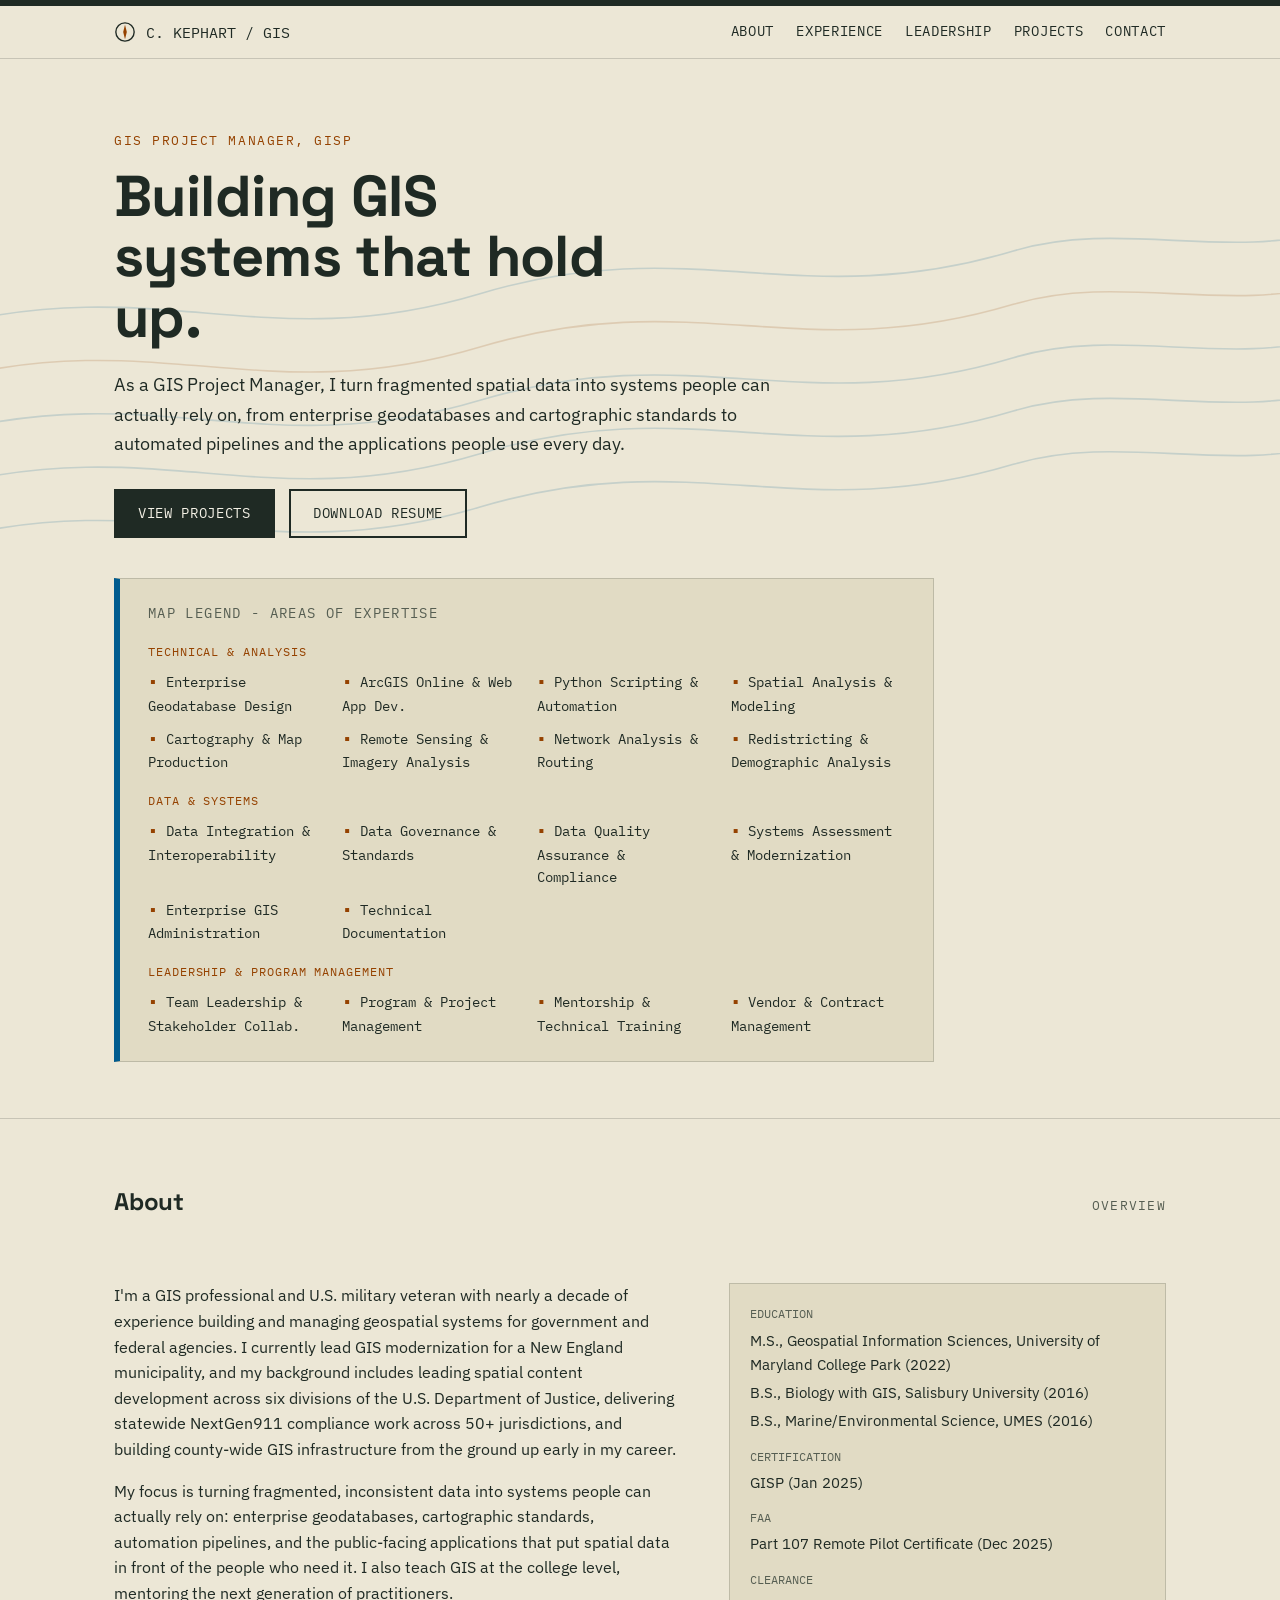
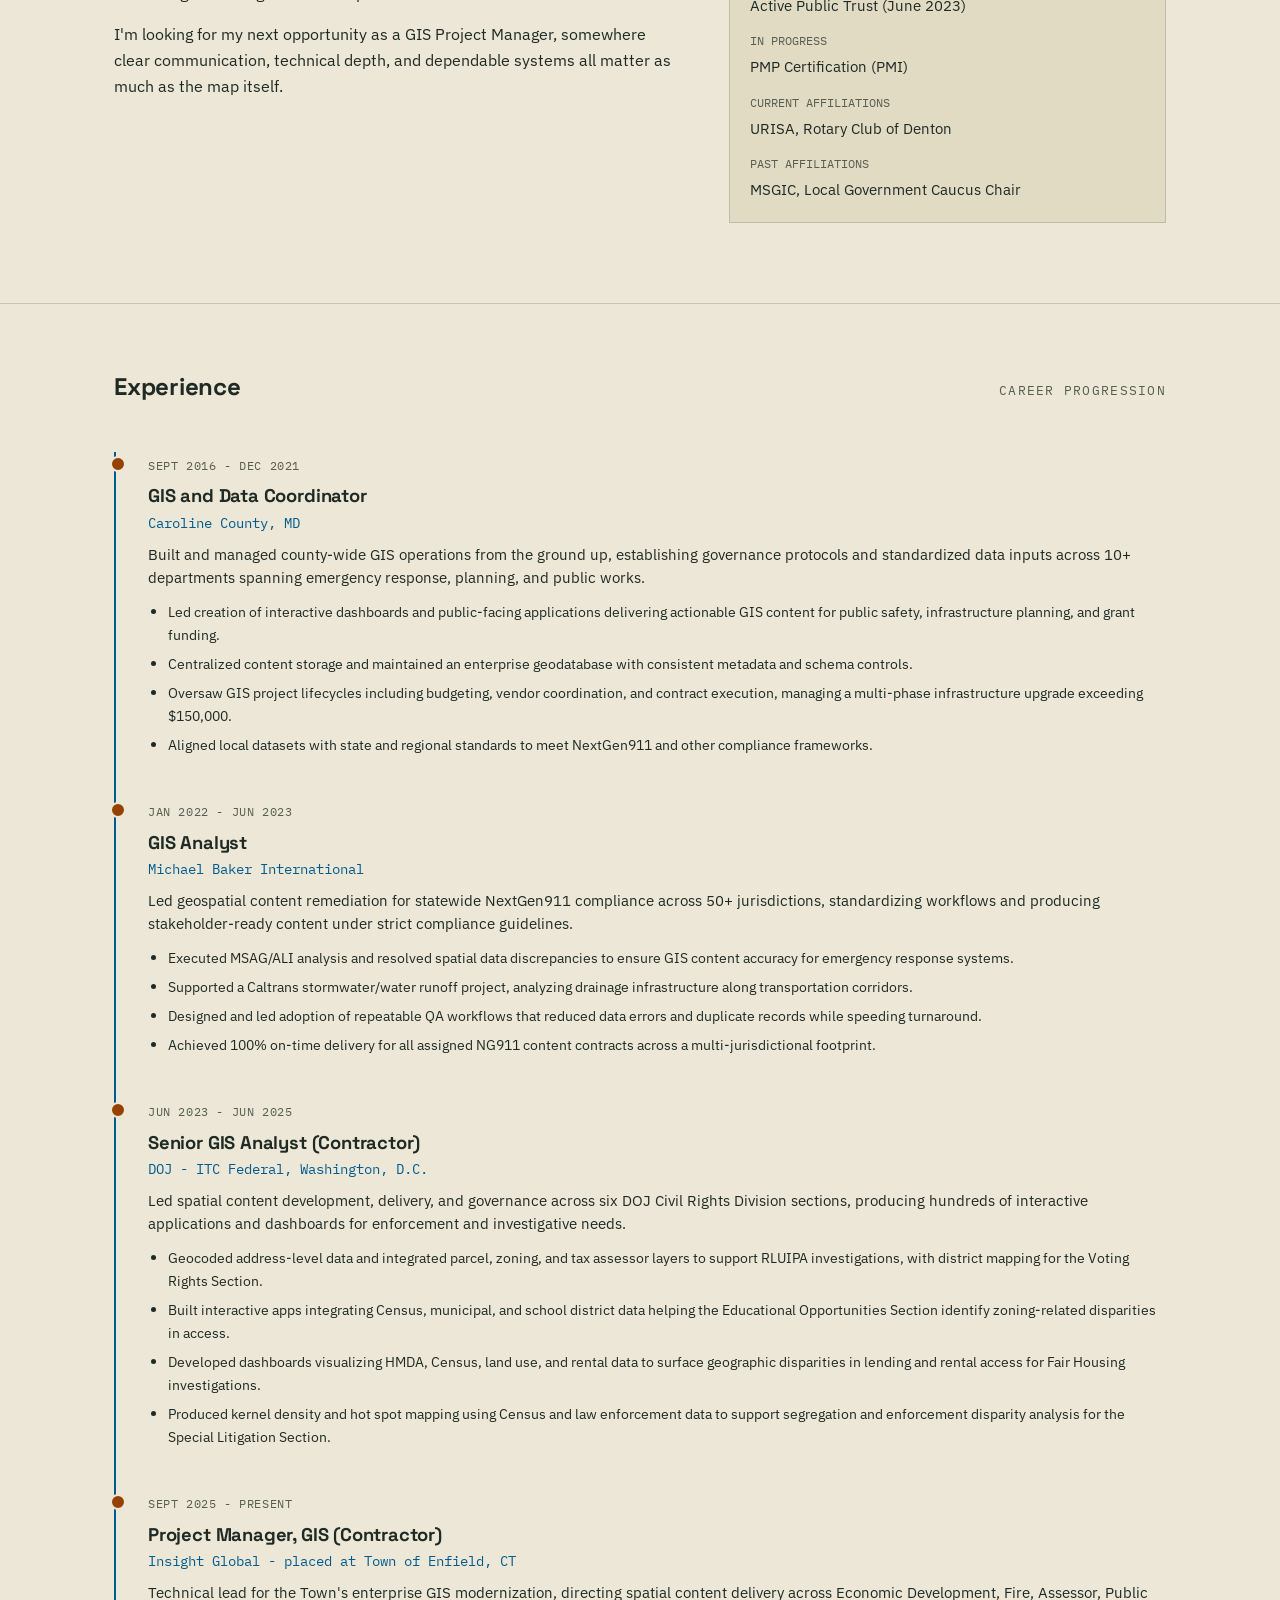
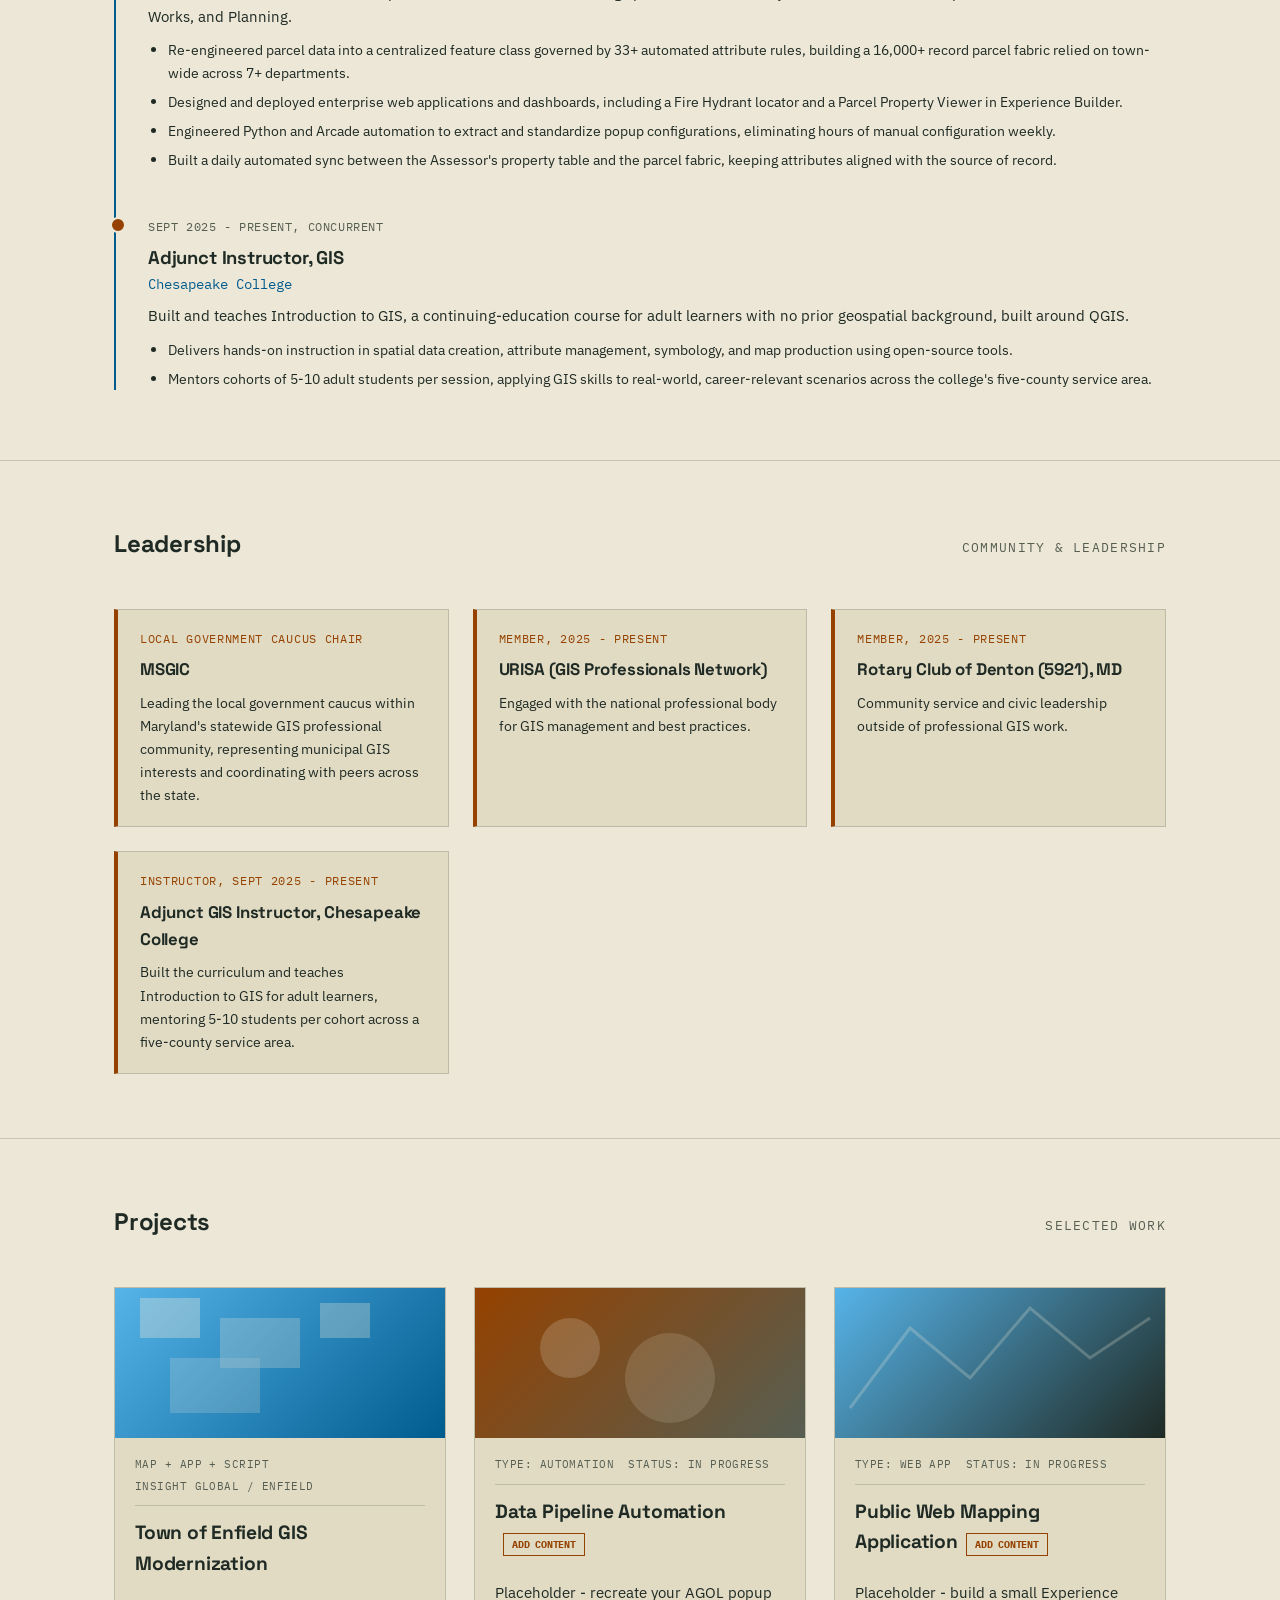
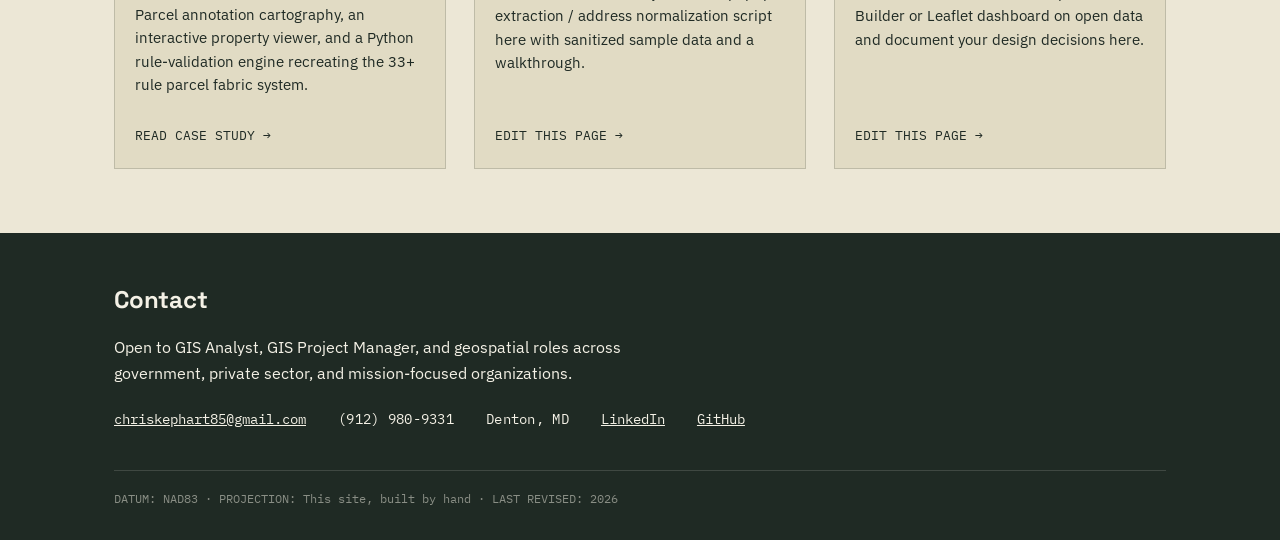
<file: index.html>
<!DOCTYPE html>
<html lang="en">
<head>
<meta charset="UTF-8">
<meta name="viewport" content="width=device-width, initial-scale=1.0">
<title>Chris Kephart, GISP - GIS Portfolio</title>
<meta name="description" content="GIS Project Manager & Analyst - cartography, geospatial automation, and web mapping portfolio.">
<link rel="preconnect" href="https://fonts.googleapis.com">
<link href="https://fonts.googleapis.com/css2?family=Space+Grotesk:wght@500;700&family=IBM+Plex+Sans:wght@400;500;600&family=IBM+Plex+Mono:wght@400;500&display=swap" rel="stylesheet">
<link rel="stylesheet" href="css/style.css">
</head>
<body>

<div class="chart-frame">
  <nav class="wrap">
    <a href="#" class="brand" style="text-decoration:none;">
      <svg class="compass" viewBox="0 0 24 24" fill="none" xmlns="http://www.w3.org/2000/svg">
        <circle cx="12" cy="12" r="10" stroke="#1F2A24" stroke-width="1.5"/>
        <path d="M12 4L14 12L12 20L10 12L12 4Z" fill="#954200"/>
      </svg>
      C. KEPHART / GIS
    </a>
    <div class="nav-links">
      <a href="#about">About</a>
      <a href="#experience">Experience</a>
      <a href="#leadership">Leadership</a>
      <a href="#projects">Projects</a>
      <a href="#contact">Contact</a>
    </div>
  </nav>
</div>

<header class="hero">
  <svg class="contour-bg" viewBox="0 0 1200 500" preserveAspectRatio="none" xmlns="http://www.w3.org/2000/svg">
    <path d="M-50,450 C150,400 250,480 450,420 C650,360 750,440 950,380 C1050,350 1150,390 1250,360" stroke="#005B8E" stroke-width="1.5" fill="none"/>
    <path d="M-50,400 C150,350 250,430 450,370 C650,310 750,390 950,330 C1050,300 1150,340 1250,310" stroke="#005B8E" stroke-width="1.5" fill="none"/>
    <path d="M-50,350 C150,300 250,380 450,320 C650,260 750,340 950,280 C1050,250 1150,290 1250,260" stroke="#005B8E" stroke-width="1.5" fill="none"/>
    <path d="M-50,300 C150,250 250,330 450,270 C650,210 750,290 950,230 C1050,200 1150,240 1250,210" stroke="#954200" stroke-width="1.5" fill="none"/>
    <path d="M-50,250 C150,200 250,280 450,220 C650,160 750,240 950,180 C1050,150 1150,190 1250,160" stroke="#005B8E" stroke-width="1.5" fill="none"/>
  </svg>
  <div class="wrap">
    <div class="eyebrow">GIS Project Manager, GISP</div>
    <h1>Building GIS systems that hold up.</h1>
    <p class="lede">As a GIS Project Manager, I turn fragmented spatial data into systems people can actually rely on, from enterprise geodatabases and cartographic standards to automated pipelines and the applications people use every day.</p>
    <div class="hero-actions">
      <a href="#projects" class="btn">View Projects</a>
      <a href="assets/resume.pdf" class="btn btn-outline">Download Resume</a>
    </div>

    <div class="legend-box legend-box-large">
      <div class="legend-title">Map Legend - Areas of Expertise</div>

      <div class="legend-subtitle">Technical &amp; Analysis</div>
      <div class="legend-grid legend-grid-large">
        <span>Enterprise Geodatabase Design</span>
        <span>ArcGIS Online &amp; Web App Dev.</span>
        <span>Python Scripting &amp; Automation</span>
        <span>Spatial Analysis &amp; Modeling</span>
        <span>Cartography &amp; Map Production</span>
        <span>Remote Sensing &amp; Imagery Analysis</span>
        <span>Network Analysis &amp; Routing</span>
        <span>Redistricting &amp; Demographic Analysis</span>
      </div>

      <div class="legend-subtitle">Data &amp; Systems</div>
      <div class="legend-grid legend-grid-large">
        <span>Data Integration &amp; Interoperability</span>
        <span>Data Governance &amp; Standards</span>
        <span>Data Quality Assurance &amp; Compliance</span>
        <span>Systems Assessment &amp; Modernization</span>
        <span>Enterprise GIS Administration</span>
        <span>Technical Documentation</span>
      </div>

      <div class="legend-subtitle">Leadership &amp; Program Management</div>
      <div class="legend-grid legend-grid-large">
        <span>Team Leadership &amp; Stakeholder Collab.</span>
        <span>Program &amp; Project Management</span>
        <span>Mentorship &amp; Technical Training</span>
        <span>Vendor &amp; Contract Management</span>
      </div>
    </div>
  </div>
</header>

<section id="about">
  <div class="wrap">
    <div class="section-head">
      <h2>About</h2>
      <span class="section-tag">Overview</span>
    </div>
    <div class="about-grid">
      <div>
        <p>I'm a GIS professional and U.S. military veteran with nearly a decade of experience building and managing geospatial systems for government and federal agencies. I currently lead GIS modernization for a New England municipality, and my background includes leading spatial content development across six divisions of the U.S. Department of Justice, delivering statewide NextGen911 compliance work across 50+ jurisdictions, and building county-wide GIS infrastructure from the ground up early in my career.</p>
        <p>My focus is turning fragmented, inconsistent data into systems people can actually rely on: enterprise geodatabases, cartographic standards, automation pipelines, and the public-facing applications that put spatial data in front of the people who need it. I also teach GIS at the college level, mentoring the next generation of practitioners.</p>
        <p>I'm looking for my next opportunity as a GIS Project Manager, somewhere clear communication, technical depth, and dependable systems all matter as much as the map itself.</p>
      </div>
      <dl class="credentials">
        <dt>Education</dt>
        <dd>M.S., Geospatial Information Sciences, University of Maryland College Park (2022)</dd>
        <dd>B.S., Biology with GIS, Salisbury University (2016)</dd>
        <dd>B.S., Marine/Environmental Science, UMES (2016)</dd>
        <dt>Certification</dt>
        <dd>GISP (Jan 2025)</dd>
        <dt>FAA</dt>
        <dd>Part 107 Remote Pilot Certificate (Dec 2025)</dd>
        <dt>Clearance</dt>
        <dd>Active Public Trust (June 2023)</dd>
        <dt>In Progress</dt>
        <dd>PMP Certification (PMI)</dd>
        <dt>Current Affiliations</dt>
        <dd>URISA, Rotary Club of Denton</dd>
        <dt>Past Affiliations</dt>
        <dd>MSGIC, Local Government Caucus Chair</dd>
      </dl>
    </div>
  </div>
</section>

<section id="experience">
  <div class="wrap">
    <div class="section-head">
      <h2>Experience</h2>
      <span class="section-tag">Career Progression</span>
    </div>
    <div class="timeline">

      <div class="timeline-item">
        <span class="role-date">Sept 2016 - Dec 2021</span>
        <h3>GIS and Data Coordinator</h3>
        <span class="employer">Caroline County, MD</span>
        <p>Built and managed county-wide GIS operations from the ground up, establishing governance protocols and standardized data inputs across 10+ departments spanning emergency response, planning, and public works.</p>
        <ul>
          <li>Led creation of interactive dashboards and public-facing applications delivering actionable GIS content for public safety, infrastructure planning, and grant funding.</li>
          <li>Centralized content storage and maintained an enterprise geodatabase with consistent metadata and schema controls.</li>
          <li>Oversaw GIS project lifecycles including budgeting, vendor coordination, and contract execution, managing a multi-phase infrastructure upgrade exceeding $150,000.</li>
          <li>Aligned local datasets with state and regional standards to meet NextGen911 and other compliance frameworks.</li>
        </ul>
      </div>

      <div class="timeline-item">
        <span class="role-date">Jan 2022 - Jun 2023</span>
        <h3>GIS Analyst</h3>
        <span class="employer">Michael Baker International</span>
        <p>Led geospatial content remediation for statewide NextGen911 compliance across 50+ jurisdictions, standardizing workflows and producing stakeholder-ready content under strict compliance guidelines.</p>
        <ul>
          <li>Executed MSAG/ALI analysis and resolved spatial data discrepancies to ensure GIS content accuracy for emergency response systems.</li>
          <li>Supported a Caltrans stormwater/water runoff project, analyzing drainage infrastructure along transportation corridors.</li>
          <li>Designed and led adoption of repeatable QA workflows that reduced data errors and duplicate records while speeding turnaround.</li>
          <li>Achieved 100% on-time delivery for all assigned NG911 content contracts across a multi-jurisdictional footprint.</li>
        </ul>
      </div>

      <div class="timeline-item">
        <span class="role-date">Jun 2023 - Jun 2025</span>
        <h3>Senior GIS Analyst (Contractor)</h3>
        <span class="employer">DOJ - ITC Federal, Washington, D.C.</span>
        <p>Led spatial content development, delivery, and governance across six DOJ Civil Rights Division sections, producing hundreds of interactive applications and dashboards for enforcement and investigative needs.</p>
        <ul>
          <li>Geocoded address-level data and integrated parcel, zoning, and tax assessor layers to support RLUIPA investigations, with district mapping for the Voting Rights Section.</li>
          <li>Built interactive apps integrating Census, municipal, and school district data helping the Educational Opportunities Section identify zoning-related disparities in access.</li>
          <li>Developed dashboards visualizing HMDA, Census, land use, and rental data to surface geographic disparities in lending and rental access for Fair Housing investigations.</li>
          <li>Produced kernel density and hot spot mapping using Census and law enforcement data to support segregation and enforcement disparity analysis for the Special Litigation Section.</li>
        </ul>
      </div>

      <div class="timeline-item">
        <span class="role-date">Sept 2025 - Present</span>
        <h3>Project Manager, GIS (Contractor)</h3>
        <span class="employer">Insight Global - placed at Town of Enfield, CT</span>
        <p>Technical lead for the Town's enterprise GIS modernization, directing spatial content delivery across Economic Development, Fire, Assessor, Public Works, and Planning.</p>
        <ul>
          <li>Re-engineered parcel data into a centralized feature class governed by 33+ automated attribute rules, building a 16,000+ record parcel fabric relied on town-wide across 7+ departments.</li>
          <li>Designed and deployed enterprise web applications and dashboards, including a Fire Hydrant locator and a Parcel Property Viewer in Experience Builder.</li>
          <li>Engineered Python and Arcade automation to extract and standardize popup configurations, eliminating hours of manual configuration weekly.</li>
          <li>Built a daily automated sync between the Assessor's property table and the parcel fabric, keeping attributes aligned with the source of record.</li>
        </ul>
      </div>

      <div class="timeline-item">
        <span class="role-date">Sept 2025 - Present, concurrent</span>
        <h3>Adjunct Instructor, GIS</h3>
        <span class="employer">Chesapeake College</span>
        <p>Built and teaches Introduction to GIS, a continuing-education course for adult learners with no prior geospatial background, built around QGIS.</p>
        <ul>
          <li>Delivers hands-on instruction in spatial data creation, attribute management, symbology, and map production using open-source tools.</li>
          <li>Mentors cohorts of 5-10 adult students per session, applying GIS skills to real-world, career-relevant scenarios across the college's five-county service area.</li>
        </ul>
      </div>

    </div>
  </div>
</section>

<section id="leadership">
  <div class="wrap">
    <div class="section-head">
      <h2>Leadership</h2>
      <span class="section-tag">Community &amp; Leadership</span>
    </div>
    <div class="leadership-grid">
      <div class="leadership-card">
        <span class="role-tag">Local Government Caucus Chair</span>
        <h3>MSGIC</h3>
        <p>Leading the local government caucus within Maryland's statewide GIS professional community, representing municipal GIS interests and coordinating with peers across the state.</p>
      </div>
      <div class="leadership-card">
        <span class="role-tag">Member, 2025 - Present</span>
        <h3>URISA (GIS Professionals Network)</h3>
        <p>Engaged with the national professional body for GIS management and best practices.</p>
      </div>
      <div class="leadership-card">
        <span class="role-tag">Member, 2025 - Present</span>
        <h3>Rotary Club of Denton (5921), MD</h3>
        <p>Community service and civic leadership outside of professional GIS work.</p>
      </div>
      <div class="leadership-card">
        <span class="role-tag">Instructor, Sept 2025 - Present</span>
        <h3>Adjunct GIS Instructor, Chesapeake College</h3>
        <p>Built the curriculum and teaches Introduction to GIS for adult learners, mentoring 5-10 students per cohort across a five-county service area.</p>
      </div>
    </div>
  </div>
</section>

<section id="projects">
  <div class="wrap">
    <div class="section-head">
      <h2>Projects</h2>
      <span class="section-tag">Selected Work</span>
    </div>
    <div class="projects-grid">

      <a class="sheet" href="projects/enfield-gis-modernization.html" style="text-decoration:none; color:inherit;">
        <div class="sheet-thumb">
          <svg viewBox="0 0 300 150" xmlns="http://www.w3.org/2000/svg">
            <rect x="10" y="10" width="60" height="40" fill="#ECE7D6" opacity="0.7"/>
            <rect x="90" y="30" width="80" height="50" fill="#ECE7D6" opacity="0.5"/>
            <rect x="190" y="15" width="50" height="35" fill="#ECE7D6" opacity="0.6"/>
            <rect x="40" y="70" width="90" height="55" fill="#ECE7D6" opacity="0.4"/>
          </svg>
        </div>
        <div class="sheet-body">
          <div class="sheet-marginalia">
            <span>MAP + APP + SCRIPT</span>
            <span>Insight Global / Enfield</span>
          </div>
          <h3>Town of Enfield GIS Modernization</h3>
          <p>Parcel annotation cartography, an interactive property viewer, and a Python rule-validation engine recreating the 33+ rule parcel fabric system.</p>
          <div class="sheet-link">Read case study →</div>
        </div>
      </a>

      <a class="sheet" href="projects/template.html" style="text-decoration:none; color:inherit;">
        <div class="sheet-thumb" style="background:linear-gradient(135deg,#954200,#565E52);">
          <svg viewBox="0 0 300 150" xmlns="http://www.w3.org/2000/svg">
            <circle cx="80" cy="60" r="30" fill="#ECE7D6" opacity="0.4"/>
            <circle cx="180" cy="90" r="45" fill="#ECE7D6" opacity="0.3"/>
          </svg>
        </div>
        <div class="sheet-body">
          <div class="sheet-marginalia">
            <span>TYPE: Automation</span>
            <span>STATUS: In Progress</span>
          </div>
          <h3>Data Pipeline Automation<span class="status-tag">Add Content</span></h3>
          <p>Placeholder - recreate your AGOL popup extraction / address normalization script here with sanitized sample data and a walkthrough.</p>
          <div class="sheet-link">Edit this page →</div>
        </div>
      </a>

      <a class="sheet" href="projects/template.html" style="text-decoration:none; color:inherit;">
        <div class="sheet-thumb" style="background:linear-gradient(135deg,#56B4E9,#1F2A24);">
          <svg viewBox="0 0 300 150" xmlns="http://www.w3.org/2000/svg">
            <path d="M0,120 L60,40 L120,90 L180,20 L240,70 L300,30" stroke="#ECE7D6" stroke-width="3" fill="none" opacity="0.5"/>
          </svg>
        </div>
        <div class="sheet-body">
          <div class="sheet-marginalia">
            <span>TYPE: Web App</span>
            <span>STATUS: In Progress</span>
          </div>
          <h3>Public Web Mapping Application<span class="status-tag">Add Content</span></h3>
          <p>Placeholder - build a small Experience Builder or Leaflet dashboard on open data and document your design decisions here.</p>
          <div class="sheet-link">Edit this page →</div>
        </div>
      </a>

    </div>
  </div>
</section>

<footer id="contact">
  <div class="wrap">
    <h2>Contact</h2>
    <p style="max-width: 60ch;">Open to GIS Analyst, GIS Project Manager, and geospatial roles across government, private sector, and mission-focused organizations.</p>
    <div class="contact-row">
      <a href="mailto:chriskephart85@gmail.com">chriskephart85@gmail.com</a>
      <span class="mono">(912) 980-9331</span>
      <span class="mono">Denton, MD</span>
      <a href="https://www.linkedin.com/in/your-profile" target="_blank" rel="noopener">LinkedIn</a>
      <a href="https://github.com/your-username" target="_blank" rel="noopener">GitHub</a>
    </div>
    <div class="foot-note">DATUM: NAD83 · PROJECTION: This site, built by hand · LAST REVISED: 2026</div>
  </div>
</footer>

</body>
</html>
</file>
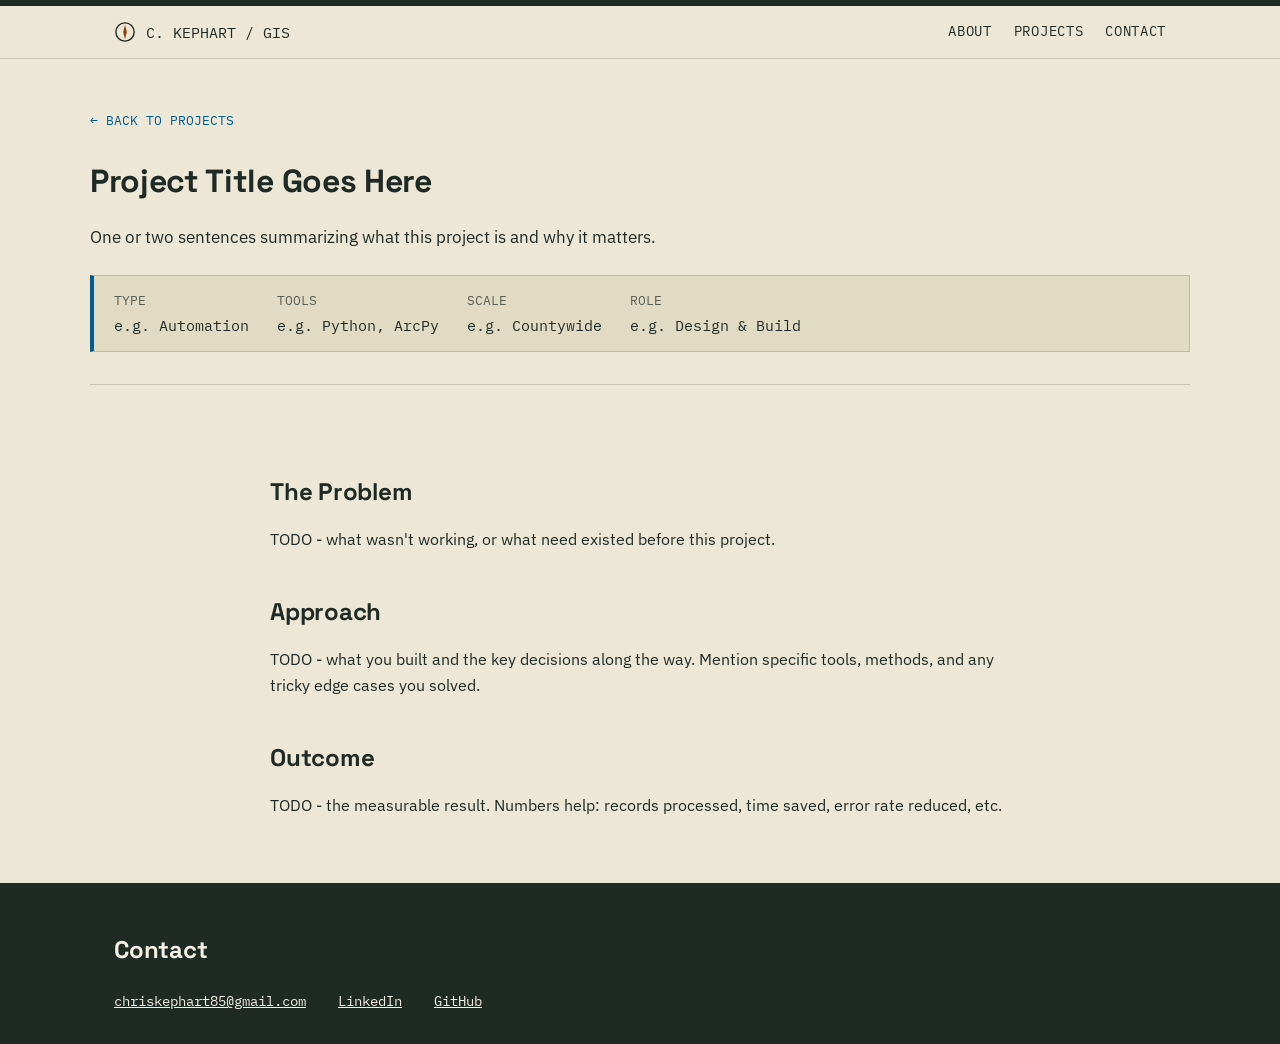
<file: projects/template.html>
<!DOCTYPE html>
<html lang="en">
<head>
<meta charset="UTF-8">
<meta name="viewport" content="width=device-width, initial-scale=1.0">
<title>Project Title - Chris Kephart, GISP</title>
<link rel="preconnect" href="https://fonts.googleapis.com">
<link href="https://fonts.googleapis.com/css2?family=Space+Grotesk:wght@500;700&family=IBM+Plex+Sans:wght@400;500;600&family=IBM+Plex+Mono:wght@400;500&display=swap" rel="stylesheet">
<link rel="stylesheet" href="../css/style.css">
</head>
<body>

<div class="chart-frame">
  <nav class="wrap">
    <a href="../index.html" class="brand" style="text-decoration:none;">
      <svg class="compass" viewBox="0 0 24 24" fill="none" xmlns="http://www.w3.org/2000/svg">
        <circle cx="12" cy="12" r="10" stroke="#1F2A24" stroke-width="1.5"/>
        <path d="M12 4L14 12L12 20L10 12L12 4Z" fill="#954200"/>
      </svg>
      C. KEPHART / GIS
    </a>
    <div class="nav-links">
      <a href="../index.html#about">About</a>
      <a href="../index.html#projects">Projects</a>
      <a href="../index.html#contact">Contact</a>
    </div>
  </nav>
</div>

<div class="project-hero wrap">
  <a href="../index.html#projects" class="back-link">← Back to Projects</a>
  <!-- TODO: Replace title -->
  <h1>Project Title Goes Here</h1>
  <p class="lede" style="max-width: 65ch; font-size: 1.05rem;">One or two sentences summarizing what this project is and why it matters.</p>
  <div class="meta-strip">
    <!-- TODO: Fill in real metadata -->
    <div>TYPE<span>e.g. Automation</span></div>
    <div>TOOLS<span>e.g. Python, ArcPy</span></div>
    <div>SCALE<span>e.g. Countywide</span></div>
    <div>ROLE<span>e.g. Design &amp; Build</span></div>
  </div>
</div>

<div class="wrap project-body">

  <h2>The Problem</h2>
  <p>TODO - what wasn't working, or what need existed before this project.</p>

  <h2>Approach</h2>
  <p>TODO - what you built and the key decisions along the way. Mention specific tools, methods, and any tricky edge cases you solved.</p>

  <!-- Optional: embed a screenshot -->
  <!-- <img src="../assets/your-screenshot.png" alt="Description of the screenshot"> -->

  <!-- Optional: embed a live map (copy the Leaflet pattern from annotation-cartography.html,
       or embed an ArcGIS Online web map with an iframe like this:
       <iframe class="map-embed" src="https://yourorg.maps.arcgis.com/apps/..." frameborder="0"></iframe> -->

  <h2>Outcome</h2>
  <p>TODO - the measurable result. Numbers help: records processed, time saved, error rate reduced, etc.</p>

</div>

<footer>
  <div class="wrap">
    <h2>Contact</h2>
    <div class="contact-row">
      <a href="mailto:chriskephart85@gmail.com">chriskephart85@gmail.com</a>
      <a href="https://www.linkedin.com/in/your-profile" target="_blank" rel="noopener">LinkedIn</a>
      <a href="https://github.com/your-username" target="_blank" rel="noopener">GitHub</a>
    </div>
  </div>
</footer>

</body>
</html>
</file>
<file: css/style.css>
/* ============================================
   TOKENS
   ============================================ */
:root {
  --ink: #1F2A24;
  --forest: #005B8E;
  --forest-light: #56B4E9;
  --rust: #954200;
  --slate: #565E52;
  --paper: #ECE7D6;
  --paper-dark: #E1DBC4;
  --paper-darker: #D3CBAE;
  --cream-text: #F4F1E6;

  --font-display: 'Space Grotesk', sans-serif;
  --font-body: 'IBM Plex Sans', sans-serif;
  --font-mono: 'IBM Plex Mono', monospace;

  --border-hairline: 1px solid rgba(31, 42, 36, 0.18);
  --max-width: 1100px;
}

* { box-sizing: border-box; }

html { scroll-behavior: smooth; }

@media (prefers-reduced-motion: reduce) {
  html { scroll-behavior: auto; }
  *, *::before, *::after {
    animation-duration: 0.01ms !important;
    animation-iteration-count: 1 !important;
    transition-duration: 0.01ms !important;
  }
}

body {
  margin: 0;
  background: var(--paper);
  color: var(--ink);
  font-family: var(--font-body);
  font-size: 16px;
  line-height: 1.6;
}

a { color: var(--forest); text-decoration: none; }
a:hover { text-decoration: underline; }
a:focus-visible, button:focus-visible {
  outline: 2px solid var(--rust);
  outline-offset: 3px;
}

h1, h2, h3 {
  font-family: var(--font-display);
  color: var(--ink);
  margin: 0 0 0.4em 0;
  letter-spacing: -0.01em;
}

.mono {
  font-family: var(--font-mono);
  letter-spacing: 0.02em;
}

.wrap {
  max-width: var(--max-width);
  margin: 0 auto;
  padding: 0 24px;
}

/* ============================================
   TOP FRAME / NAV — border like a chart sheet
   ============================================ */
.chart-frame {
  border-top: 6px solid var(--ink);
  border-bottom: var(--border-hairline);
  background: var(--paper);
  position: sticky;
  top: 0;
  z-index: 50;
}

nav.wrap {
  display: flex;
  align-items: center;
  justify-content: space-between;
  padding-top: 14px;
  padding-bottom: 14px;
}

.brand {
  display: flex;
  align-items: center;
  gap: 10px;
  font-family: var(--font-mono);
  font-size: 0.95rem;
  color: var(--ink);
}

.compass {
  width: 22px;
  height: 22px;
  flex-shrink: 0;
}

.nav-links {
  display: flex;
  gap: 22px;
  font-family: var(--font-mono);
  font-size: 0.85rem;
  text-transform: uppercase;
  letter-spacing: 0.05em;
}

.nav-links a { color: var(--ink); }
.nav-links a:hover { color: var(--forest); text-decoration: none; border-bottom: 2px solid var(--rust); }

/* ============================================
   HERO — styled like a map title block
   ============================================ */
.hero {
  position: relative;
  padding: 72px 0 56px;
  overflow: hidden;
  border-bottom: var(--border-hairline);
}

.contour-bg {
  position: absolute;
  inset: 0;
  opacity: 0.16;
  pointer-events: none;
}

.hero .wrap { position: relative; z-index: 1; }

.eyebrow {
  font-family: var(--font-mono);
  font-size: 0.8rem;
  text-transform: uppercase;
  letter-spacing: 0.12em;
  color: var(--rust);
  margin-bottom: 14px;
}

.hero h1 {
  font-size: clamp(2.2rem, 5vw, 3.6rem);
  max-width: 15ch;
  line-height: 1.05;
}

.hero p.lede {
  max-width: 60ch;
  font-size: 1.15rem;
  color: var(--ink);
  margin-top: 18px;
}

.hero-actions {
  margin-top: 30px;
  display: flex;
  gap: 14px;
  flex-wrap: wrap;
}

.btn {
  font-family: var(--font-mono);
  font-size: 0.85rem;
  text-transform: uppercase;
  letter-spacing: 0.05em;
  padding: 12px 22px;
  border: 2px solid var(--ink);
  background: var(--ink);
  color: var(--cream-text);
  cursor: pointer;
  display: inline-block;
}
.btn:hover { background: var(--forest); border-color: var(--forest); text-decoration: none; }

.btn-outline {
  background: transparent;
  color: var(--ink);
}
.btn-outline:hover { background: var(--ink); color: var(--cream-text); }

/* Title-block legend box */
.legend-box {
  margin-top: 40px;
  border: var(--border-hairline);
  border-left: 4px solid var(--forest);
  background: var(--paper-dark);
  padding: 18px 22px;
  max-width: 640px;
}

.legend-box .legend-title {
  font-family: var(--font-mono);
  font-size: 0.75rem;
  text-transform: uppercase;
  letter-spacing: 0.1em;
  color: var(--slate);
  margin-bottom: 10px;
}

.legend-grid {
  display: grid;
  grid-template-columns: repeat(auto-fill, minmax(150px, 1fr));
  gap: 8px 20px;
  font-family: var(--font-mono);
  font-size: 0.82rem;
}

.legend-grid span::before {
  content: "▪";
  color: var(--rust);
  margin-right: 8px;
}

.legend-box-large {
  max-width: 820px;
  padding: 24px 28px;
  border-left-width: 6px;
}
.legend-box-large .legend-title {
  font-size: 0.85rem;
  margin-bottom: 16px;
}
.legend-subtitle {
  font-family: var(--font-mono);
  font-size: 0.72rem;
  text-transform: uppercase;
  letter-spacing: 0.08em;
  color: var(--rust);
  margin: 18px 0 8px;
}
.legend-subtitle:first-of-type { margin-top: 0; }
.legend-grid-large {
  font-size: 0.88rem;
  gap: 8px 20px;
}
.legend-grid-large span::before {
  font-size: 1rem;
}
section { padding: 64px 0; }
section + section { border-top: var(--border-hairline); }

.section-head {
  display: flex;
  align-items: baseline;
  justify-content: space-between;
  margin-bottom: 36px;
  flex-wrap: wrap;
  gap: 10px;
}

.section-tag {
  font-family: var(--font-mono);
  font-size: 0.8rem;
  color: var(--slate);
  text-transform: uppercase;
  letter-spacing: 0.1em;
}

/* About */
.about-grid {
  display: grid;
  grid-template-columns: 1.3fr 1fr;
  gap: 48px;
}
@media (max-width: 760px) {
  .about-grid { grid-template-columns: 1fr; }
}

.credentials {
  border: var(--border-hairline);
  background: var(--paper-dark);
  padding: 20px;
}
.credentials dt {
  font-family: var(--font-mono);
  font-size: 0.75rem;
  text-transform: uppercase;
  color: var(--slate);
  margin-top: 14px;
}
.credentials dt:first-child { margin-top: 0; }
.credentials dd {
  margin: 4px 0 0 0;
  font-size: 0.95rem;
}

/* Projects grid — "map sheets" */
.projects-grid {
  display: grid;
  grid-template-columns: repeat(auto-fit, minmax(280px, 1fr));
  gap: 28px;
}

.sheet {
  border: var(--border-hairline);
  background: var(--paper-dark);
  display: flex;
  flex-direction: column;
  transition: transform 0.15s ease, box-shadow 0.15s ease;
}
.sheet:hover {
  transform: translateY(-3px);
  box-shadow: 4px 4px 0 var(--forest);
}

.sheet-thumb {
  height: 150px;
  background: linear-gradient(135deg, var(--forest-light), var(--forest));
  position: relative;
  overflow: hidden;
}
.sheet-thumb svg { width: 100%; height: 100%; opacity: 0.5; }

.sheet-body { padding: 18px 20px 22px; flex: 1; display: flex; flex-direction: column; }

.sheet-marginalia {
  font-family: var(--font-mono);
  font-size: 0.7rem;
  color: var(--slate);
  text-transform: uppercase;
  letter-spacing: 0.04em;
  border-bottom: var(--border-hairline);
  padding-bottom: 10px;
  margin-bottom: 12px;
  display: flex;
  flex-wrap: wrap;
  gap: 4px 14px;
}

.sheet h3 { font-size: 1.2rem; margin-bottom: 8px; }
.sheet p { font-size: 0.92rem; color: var(--ink); flex: 1; }

.sheet-link {
  margin-top: 14px;
  font-family: var(--font-mono);
  font-size: 0.8rem;
  text-transform: uppercase;
}

.status-tag {
  display: inline-block;
  font-family: var(--font-mono);
  font-size: 0.65rem;
  text-transform: uppercase;
  padding: 2px 8px;
  border: 1px solid var(--rust);
  color: var(--rust);
  margin-left: 8px;
}

/* Timeline */
.timeline {
  position: relative;
  padding-left: 32px;
  border-left: 2px solid var(--forest);
}

.timeline-item {
  position: relative;
  padding-bottom: 36px;
}
.timeline-item:last-child { padding-bottom: 0; }

.timeline-item::before {
  content: "";
  position: absolute;
  left: -38px;
  top: 4px;
  width: 12px;
  height: 12px;
  background: var(--rust);
  border: 2px solid var(--paper);
  border-radius: 50%;
}

.timeline-item .role-date {
  font-family: var(--font-mono);
  font-size: 0.75rem;
  color: var(--slate);
  text-transform: uppercase;
  letter-spacing: 0.05em;
}

.timeline-item h3 { font-size: 1.15rem; margin: 4px 0 2px; }
.timeline-item .employer {
  font-family: var(--font-mono);
  font-size: 0.85rem;
  color: var(--forest);
  margin-bottom: 8px;
  display: block;
}
.timeline-item p { font-size: 0.92rem; margin: 0 0 10px; }
.timeline-item ul {
  margin: 8px 0 0;
  padding-left: 20px;
  font-size: 0.9rem;
}
.timeline-item ul li { margin-bottom: 6px; }

.todo-note {
  font-family: var(--font-mono);
  font-size: 0.75rem;
  color: var(--rust);
}

/* Leadership */
.leadership-grid {
  display: grid;
  grid-template-columns: repeat(auto-fit, minmax(260px, 1fr));
  gap: 24px;
}
.leadership-card {
  border: var(--border-hairline);
  border-left: 4px solid var(--rust);
  background: var(--paper-dark);
  padding: 20px 22px;
}
.leadership-card .role-tag {
  font-family: var(--font-mono);
  font-size: 0.72rem;
  text-transform: uppercase;
  letter-spacing: 0.06em;
  color: var(--rust);
  margin-bottom: 8px;
  display: block;
}
.leadership-card h3 { font-size: 1.05rem; margin-bottom: 8px; }
.leadership-card p { font-size: 0.9rem; margin: 0; }

/* Footer / contact */
footer {
  background: var(--ink);
  color: var(--cream-text);
  padding: 48px 0 32px;
}
footer h2 { color: var(--cream-text); }
footer a { color: var(--cream-text); text-decoration: underline; }

.contact-row {
  display: flex;
  gap: 32px;
  flex-wrap: wrap;
  margin-top: 20px;
  font-family: var(--font-mono);
  font-size: 0.9rem;
}

.foot-note {
  margin-top: 40px;
  font-family: var(--font-mono);
  font-size: 0.75rem;
  color: rgba(244, 241, 230, 0.5);
  border-top: 1px solid rgba(244, 241, 230, 0.15);
  padding-top: 18px;
}

/* Project detail pages */
.project-hero {
  padding: 48px 0 32px;
  border-bottom: var(--border-hairline);
}
.back-link {
  font-family: var(--font-mono);
  font-size: 0.8rem;
  text-transform: uppercase;
  display: inline-block;
  margin-bottom: 24px;
}
.meta-strip {
  display: flex;
  flex-wrap: wrap;
  gap: 6px 28px;
  font-family: var(--font-mono);
  font-size: 0.82rem;
  color: var(--slate);
  border: var(--border-hairline);
  border-left: 4px solid var(--forest);
  background: var(--paper-dark);
  padding: 14px 20px;
  margin-top: 24px;
}
.meta-strip div span { color: var(--ink); display: block; font-size: 0.95rem; margin-top: 2px; }

.project-body { padding: 48px 0; max-width: 74ch; }
.project-body h2 { margin-top: 40px; font-size: 1.5rem; }
.project-body p { font-size: 1rem; }
.project-body img, .project-body .map-embed {
  width: 100%;
  border: var(--border-hairline);
  margin: 20px 0;
}
.map-embed { height: 420px; background: var(--paper-dark); }

/* Property viewer layout */
.viewer-layout {
  display: grid;
  grid-template-columns: 1fr 240px;
  gap: 0;
  border: var(--border-hairline);
  margin: 20px 0;
}
#property-viewer { height: 420px; }
.property-sidebar {
  background: var(--paper-dark);
  border-left: var(--border-hairline);
  padding: 16px;
}
.sidebar-title {
  font-family: var(--font-mono);
  font-size: 0.7rem;
  text-transform: uppercase;
  letter-spacing: 0.08em;
  color: var(--slate);
  margin-bottom: 12px;
  border-bottom: var(--border-hairline);
  padding-bottom: 8px;
}
.sidebar-field {
  font-size: 0.85rem;
  margin-bottom: 10px;
}
.sidebar-field span {
  display: block;
  font-family: var(--font-mono);
  font-size: 0.65rem;
  text-transform: uppercase;
  color: var(--slate);
  letter-spacing: 0.05em;
}
@media (max-width: 640px) {
  .viewer-layout { grid-template-columns: 1fr; }
}

/* Code block */
.code-block {
  background: var(--ink);
  color: var(--cream-text);
  font-family: var(--font-mono);
  font-size: 0.78rem;
  line-height: 1.55;
  padding: 20px;
  overflow-x: auto;
  border: var(--border-hairline);
  margin: 16px 0;
  white-space: pre;
}
.code-block .comment { color: var(--forest-light); }

.output-block {
  background: var(--paper-darker);
  font-family: var(--font-mono);
  font-size: 0.8rem;
  line-height: 1.5;
  padding: 16px 20px;
  border: var(--border-hairline);
  border-left: 4px solid var(--rust);
  margin: 16px 0;
  white-space: pre-wrap;
}

.subsection-label {
  font-family: var(--font-mono);
  font-size: 0.72rem;
  text-transform: uppercase;
  letter-spacing: 0.08em;
  color: var(--rust);
  margin: 40px 0 6px;
}
</file>
